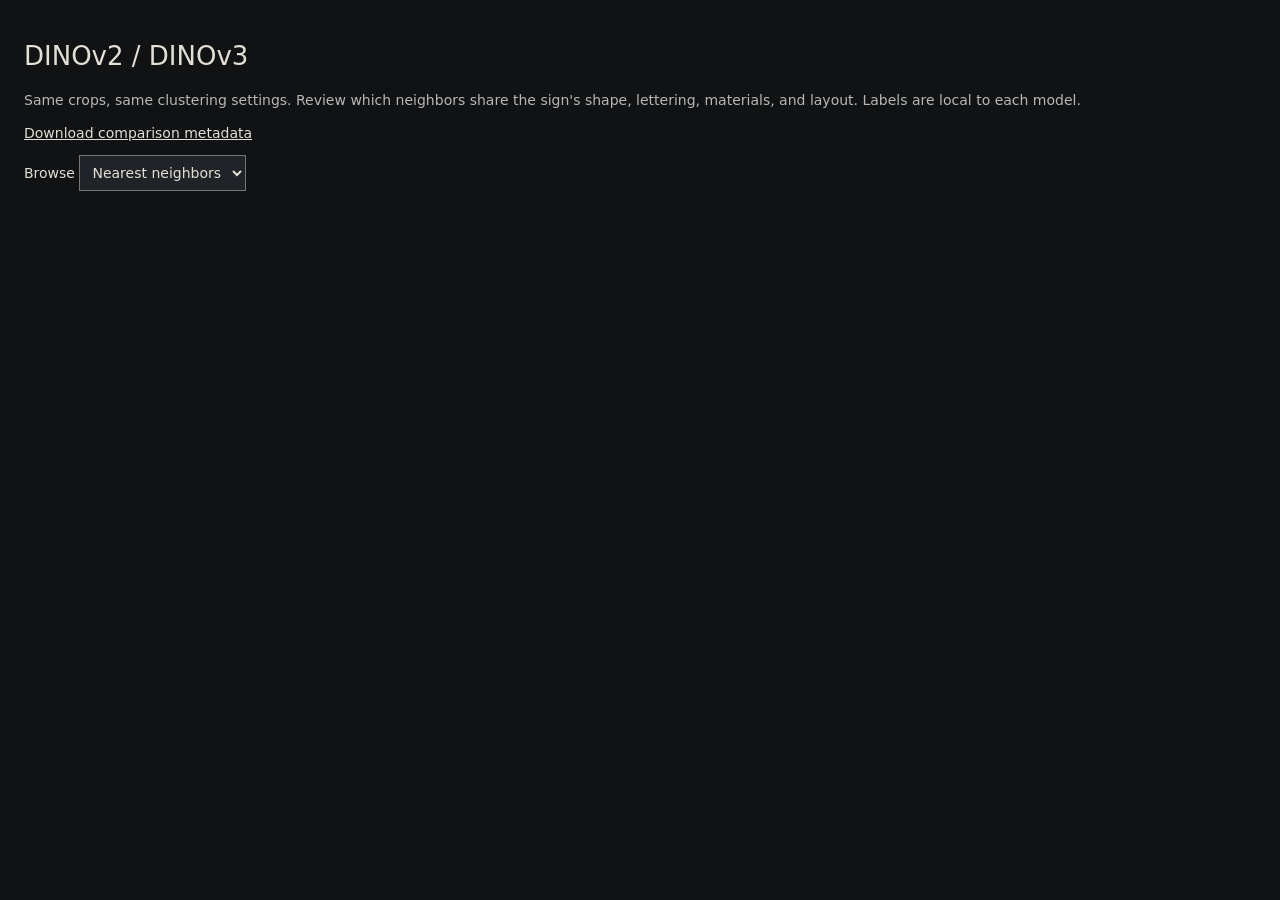
<file: explore/compare_embeddings.html>
<!doctype html><html lang="en"><meta charset="utf-8"><meta name="viewport" content="width=device-width,initial-scale=1">
<title>DINOv2 vs DINOv3 · Sign embeddings</title>
<style>body{margin:0;background:#101214;color:#e4dfd5;font:14px system-ui,sans-serif}header,main{padding:24px}h1{font-size:26px;font-weight:500}p,li{line-height:1.6;color:#b7b7b7}a{color:inherit}section{border-top:1px solid #444;padding:20px 0}.pair{display:grid;grid-template-columns:repeat(2,minmax(0,1fr));gap:24px}.images{display:grid;grid-template-columns:repeat(4,minmax(0,1fr));gap:6px}.images a,.query{height:100px;background:#202428;display:flex;align-items:center;justify-content:center}.images img,.query img{max-width:100%;max-height:100px}.query{width:180px}h2{font-size:18px}h3{font-size:15px}.blocked{border:1px solid #9d7045;padding:16px}select{background:#202428;color:inherit;padding:8px;font:inherit}.cluster{border-left:4px solid var(--color);padding:8px;margin:14px 0}@media(max-width:650px){.pair{grid-template-columns:1fr}header,main{padding:16px}}</style>
<header><h1>DINOv2 / DINOv3</h1><p id="summary"></p><div id="status"></div><p>Same crops, same clustering settings. Review which neighbors share the sign's shape, lettering, materials, and layout. Labels are local to each model.</p><a href="comparison.json">Download comparison metadata</a><ul id="caveats"></ul><label>Browse <select id="mode"><option value="neighbors">Nearest neighbors</option><option value="clusters">Cluster galleries</option></select></label></header><main id="results"></main>
<script type="application/json" id="data">__DATA__</script><script>
const data=JSON.parse(document.getElementById('data').textContent),$=id=>document.getElementById(id);
$('summary').textContent=`${data.samples.length} crops · ${data.samples.filter(s=>s.source==='apple').length} Apple / ${data.samples.filter(s=>s.source==='gsv').length} Google · run ${data.run_id}`;
const inputs=document.createElement('details');inputs.append(heading('summary','Prompts and model inputs'));
inputs.append(heading('p','No text prompts were used for either DINO model. Each model received the sign crop as an RGB image. The upstream SAM 3 detector used the prompt “store sign”. No Qwen embeddings were evaluated.'));
for(const [name,m] of Object.entries(data.models)){const p=m.embedding.processor;inputs.append(heading('h3',name));inputs.append(heading('p',`${m.embedding.model} · resize ${JSON.stringify(p.size)}${p.do_center_crop?' · center crop '+JSON.stringify(p.crop_size):''} · ${m.embedding.pooling} · ${m.embedding.dimensions} dimensions`));inputs.append(heading('p',`Clustering: PCA to ${m.parameters.pca_dimensions} dimensions, normalize, k-means with ${m.parameters.k} clusters, ${m.parameters.n_init} initializations, seed ${m.parameters.seed}.`))}
document.querySelector('header').append(inputs);
for(const text of data.caveats){const li=document.createElement('li');li.textContent=text;$('caveats').append(li)}
for(const [name,status] of Object.entries(data.status)){const p=document.createElement('p');p.textContent=name+': '+status.state+(status.reason?' · '+status.reason:'');if(status.state!=='complete')p.className='blocked';$('status').append(p)}
function image(i){const s=data.samples[i],a=document.createElement('a'),img=document.createElement('img');a.href=s.image_url;a.target='_blank';a.rel='noopener';img.src=s.image_url;img.loading='lazy';img.alt=`${s.source} ${s.date||''} ${s.crop_id}`;a.title=img.alt;a.append(img);return a}
function heading(tag,text){const e=document.createElement(tag);e.textContent=text;return e}
function render(){const root=$('results');root.replaceChildren();if($('mode').value==='neighbors'){for(const i of data.queries){const section=document.createElement('section');section.append(heading('h2',`${data.samples[i].source} · ${data.samples[i].date||''}`));const q=image(i);q.className='query';section.append(q);const pair=document.createElement('div');pair.className='pair';for(const name of Object.keys(data.status)){const col=document.createElement('div');col.append(heading('h3',name));const m=data.models[name];if(m){const grid=document.createElement('div');grid.className='images';for(const n of m.neighbors[i])grid.append(image(n));col.append(grid)}else col.append(heading('p','Waiting for model access.'));pair.append(col)}section.append(pair);root.append(section)}}else{const pair=document.createElement('div');pair.className='pair';for(const [name,m] of Object.entries(data.models)){const col=document.createElement('div');col.append(heading('h2',name));for(let label=0;label<m.parameters.k;label++){const members=m.assignments.map((a,i)=>({a,i})).filter(x=>x.a.label===label);if(!members.length)continue;const card=document.createElement('div');card.className='cluster';card.style.setProperty('--color',members[0].a.color);card.append(heading('h3',`Cluster ${label} · ${members.length} crops`));const grid=document.createElement('div');grid.className='images';for(let j=0;j<Math.min(12,members.length);j++)grid.append(image(members[Math.floor(j*members.length/Math.min(12,members.length))].i));card.append(grid);col.append(card)}pair.append(col)}root.append(pair)}}$('mode').onchange=render;render();
</script></html>
</file>
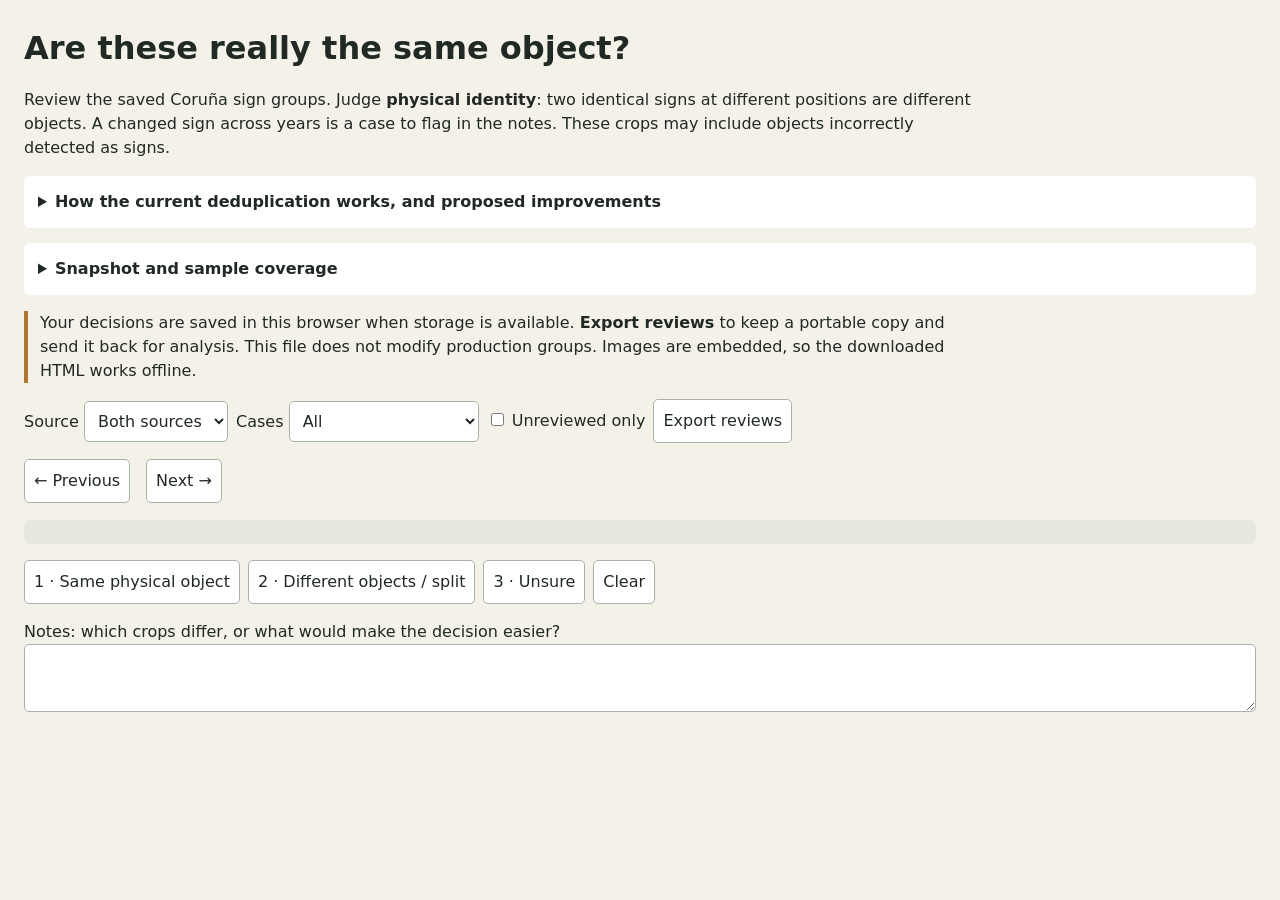
<file: explore/dedupe_review.html>
<!doctype html><html lang="en"><meta charset="utf-8"><meta name="viewport" content="width=device-width,initial-scale=1">
<title>Deduplication review · Coruña</title>
<style>
*{box-sizing:border-box}body{margin:0;background:#f4f1e9;color:#202923;font:16px/1.5 system-ui,sans-serif}main{max-width:1400px;margin:auto;padding:24px}h1{font-size:32px;margin:0}h2{font-size:21px}p{max-width:950px}button,select,textarea{font:inherit;border:1px solid #a9b2a9;border-radius:5px;padding:9px;background:white;color:inherit}button{cursor:pointer}button.active{background:#204e3c;color:white}button:disabled{opacity:.4;cursor:default}nav,.actions{display:flex;gap:8px;flex-wrap:wrap;align-items:center;margin:16px 0}.cards{display:grid;grid-template-columns:repeat(auto-fill,minmax(245px,1fr));gap:14px}article{background:white;border:1px solid #d1d5ca;border-radius:7px;padding:10px;overflow:hidden}article img{width:100%;height:220px;object-fit:contain;background:#e8e8e2;cursor:zoom-in}article p{font-size:12px;overflow-wrap:anywhere;margin:5px 0}.badge{font-size:12px;background:#e3e9dc;padding:3px 7px;border-radius:3px}.metrics{display:flex;gap:15px;flex-wrap:wrap;background:#e5e9df;padding:12px;border-radius:6px}textarea{width:100%;min-height:65px}summary{cursor:pointer;font-weight:600}details{background:#fff;padding:14px;margin:15px 0;border-radius:6px}small{color:#536457}#status{font-weight:600}dialog{max-width:95vw;max-height:95vh}dialog img{max-width:85vw;max-height:75vh}table{border-collapse:collapse}td,th{text-align:left;padding:7px 15px 7px 0;border-bottom:1px solid #ddd}a{color:#204e3c}.notice{border-left:4px solid #af772d;padding-left:12px}
</style>
<main><h1>Are these really the same object?</h1>
<p>Review the saved Coruña sign groups. Judge <b>physical identity</b>: two identical signs at different positions are different objects. A changed sign across years is a case to flag in the notes. These crops may include objects incorrectly detected as signs.</p>
<details><summary>How the current deduplication works, and proposed improvements</summary>
<p>The code uses DINOv2 crop embeddings. Its current defaults consider crops from different panoramas when their <b>camera locations</b> are within 30 m and cosine similarity is at least 0.80. Accepted pairs are joined transitively. A matches B and B matches C can merge all three without A matching C. Saved group files do not record run parameters, so these defaults are not verified provenance for every group in this snapshot.</p>
<p>Groups trigger a spatial split when their camera-coordinate range on either axis exceeds 50 m. Splitting uses complete-linkage distances. The axis check can miss a diagonal span above 50 m. The representative maximizes detector score × shorter bounding-box side. Apple and Google are grouped separately. Nothing is deleted.</p>
<p>The new multicategory detector only marks overlapping <em>same-category boxes in the same view</em> as duplicates at IoU ≥ 0.8. It retains every proposal. That is separate from the older cross-panorama grouping reviewed here; the new categories do not yet have cross-panorama groups.</p>
<ol>
<li><b>Measure errors before tuning thresholds.</b> Use these decisions to distinguish incorrect merges from missed duplicates. This sample deliberately includes suspicious cases and cannot estimate city-wide accuracy.</li>
<li><b>Handle overlapping views of one panorama.</b> Match projected boxes or viewing rays. The same-panorama exclusion misses direct matches, while transitive links can still put same-panorama crops together. Those may be legitimate overlapping views or different objects. Test an explicit cannot-merge constraint for clearly separate, non-overlapping objects in the same source view, accounting for fragmented detections.</li>
<li><b>Constrain group joins.</b> Test a minimum similarity to the representative or a group-consistency rule to prevent long visual chains. Keep uncertain matches separate.</li>
<li><b>Add geometry and verified category.</b> Camera proximity is only candidate selection. Use compatible viewing direction and object position where reliable; account for GPS error. Repeated bins or identical traffic signs especially need geometry. Avoid a hard gate on unverified detector categories.</li>
<li><b>Preserve dates and object history.</b> Separate repeated views of an unchanged object from a replacement at the same location. Do not merge a business's different sign faces just because their design matches.</li>
<li><b>Make each decision inspectable.</b> Save match edges, scores, rejection reasons, model revision and grouping parameters. Use stable object IDs; current sequential group IDs can change on rerun. Keep source-specific observations when later matching Apple to Google.</li>
</ol>
<p>One inspected example is Apple group s18500: 250 crops, including a roofline business sign and several distinct red storefront text panels. The weakest pair has cosine similarity 0.142 despite belonging to one group. This is a concrete case to review when deciding whether our unit should be a sign panel or an entire storefront; the current stated goal is individual physical signs.</p>
<p>Suggested first change after review: fix overlapping-view duplicates and chain merges, then test geometry. Do not globally lower the similarity threshold without checking the false merges it creates.</p>
</details>
<details><summary>Snapshot and sample coverage</summary><div id="stats"></div><p>This snapshot covers the existing grouped crops, not every newly collected detection. The running multicategory job is not part of these saved cross-panorama groups.</p><p>Includes largest groups, weak matches from a random subset, random multi-view groups, and strong nearby pairs from a bounded search. Groups larger than 36 crops show a subset including the representative and weakest pair. Judge the shown crops; a “same” answer does not certify unshown members. “Weakest” is an all-pairs comparison inside a group, not necessarily an edge the algorithm used to merge it.</p></details>
<p class="notice">Your decisions are saved in this browser when storage is available. <b>Export reviews</b> to keep a portable copy and send it back for analysis. This file does not modify production groups. Images are embedded, so the downloaded HTML works offline.</p>
<nav><label>Source <select id="source"><option value="all">Both sources</option><option>apple</option><option>gsv</option></select></label><label>Cases <select id="kind"><option value="all">All</option><option value="merged">Currently merged</option><option value="separate">Currently separate</option></select></label><label><input type="checkbox" id="pending"> Unreviewed only</label><button id="export">Export reviews</button><span id="status"></span></nav>
<nav><button id="prev">← Previous</button><span id="position"></span><button id="next">Next →</button></nav>
<section id="case"><h2 id="title"></h2><p id="reason"></p><div class="metrics" id="metrics"></div>
<div class="actions"><button data-answer="same">1 · Same physical object</button><button data-answer="different">2 · Different objects / split</button><button data-answer="unsure">3 · Unsure</button><button id="clear">Clear</button></div>
<label>Notes: which crops differ, or what would make the decision easier?<textarea id="notes"></textarea></label><p id="coverage"></p><div class="cards" id="cards"></div></section>
<dialog id="zoom"><button id="close">Close</button><p id="zoomCaption"></p><img id="zoomImage" alt="Enlarged crop"></dialog>
</main><script>
const DATA=__DATA__;
const $=id=>document.getElementById(id),key='dedupe-review:'+DATA.snapshot;let reviews={},storageOK=true;
try{reviews=JSON.parse(localStorage.getItem(key)||'{}')}catch{storageOK=false}
let list=[],position=0,current=null;
function persist(){try{localStorage.setItem(key,JSON.stringify(reviews))}catch{storageOK=false}status()}
function status(){$('status').textContent=`${Object.values(reviews).filter(r=>r.answer).length}/${DATA.cases.length} reviewed`+(storageOK?'':' · Storage unavailable: export before closing')}
function filtered(){return DATA.cases.filter(c=>($('source').value==='all'||c.source===$('source').value)&&($('kind').value==='all'||c.kind===$('kind').value)&&(!$('pending').checked||!reviews[c.id]?.answer))}
function refresh(reset=false){list=filtered();if(reset)position=0;position=Math.max(0,Math.min(position,list.length-1));render()}
function render(){current=list[position];$('case').hidden=!current;$('position').textContent=list.length?`${position+1} / ${list.length}`:'No matching cases';$('prev').disabled=position<=0;$('next').disabled=position>=list.length-1;status();if(!current)return;
const c=current,r=reviews[c.id]||{};$('title').textContent=`${c.source.toUpperCase()} · ${c.kind==='merged'?'Merged group '+c.group:'Separate groups'}`;$('reason').textContent=c.reason;
$('metrics').textContent=c.kind==='merged'?`${c.total} crops in group · weakest pair similarity ${c.min_similarity.toFixed(3)} · camera span ${c.extent.toFixed(1)} m · ${c.same_pano} extra observations sharing a panorama`:`Similarity ${c.similarity.toFixed(3)} · camera separation ${c.distance.toFixed(1)} m · ${c.same_pano?'same':'different'} panorama`;
$('coverage').textContent=c.kind==='merged'?`Showing ${c.members.length} of ${c.total} crops. Representative first; weakest-pair crops are marked.`:'Would you merge these two observations?';$('notes').value=r.notes||'';
document.querySelectorAll('[data-answer]').forEach(b=>b.classList.toggle('active',b.dataset.answer===r.answer));$('cards').replaceChildren();
for(const m of c.members){const card=document.createElement('article'),im=document.createElement('img');im.src=DATA.images[m.image];im.alt=`${m.id}, ${m.date}`;im.loading='lazy';im.onclick=()=>{$('zoomImage').src=im.src;$('zoomCaption').textContent=m.id;$('zoom').showModal()};card.append(im);
const tag=document.createElement('span');tag.className='badge';tag.textContent=[m.rep?'Representative':'',c.weak_pair?.includes(m.id)?'Weakest pair':'',m.group].filter(Boolean).join(' · ');card.append(tag);
for(const text of [m.id,`${m.date} · view ${m.view}`,`Panorama ${m.pano}`,`${m.lat.toFixed(6)}, ${m.lon.toFixed(6)}`]){const p=document.createElement('p');p.textContent=text;card.append(p)}$('cards').append(card)}}
function answer(value){if(!current)return;reviews[current.id]={...reviews[current.id],answer:value,updated_at:new Date().toISOString()};persist();refresh()}
document.querySelectorAll('[data-answer]').forEach(b=>b.onclick=()=>answer(b.dataset.answer));$('notes').oninput=()=>{if(current){reviews[current.id]={...reviews[current.id],notes:$('notes').value,updated_at:new Date().toISOString()};persist()}};
$('clear').onclick=()=>{if(current){delete reviews[current.id];persist();refresh()}};$('prev').onclick=()=>{position--;render()};$('next').onclick=()=>{position++;render()};['source','kind','pending'].forEach(id=>$(id).onchange=()=>refresh(true));$('close').onclick=()=>$('zoom').close();
$('export').onclick=()=>{const payload={snapshot:DATA.snapshot,exported_at:new Date().toISOString(),summaries:DATA.summaries,reviews:DATA.cases.filter(c=>reviews[c.id]).map(c=>({...c,...reviews[c.id]}))};const url=URL.createObjectURL(new Blob([JSON.stringify(payload,null,2)],{type:'application/json'}));const a=document.createElement('a');a.href=url;a.download='deduplication-reviews-'+DATA.snapshot+'.json';a.click();setTimeout(()=>URL.revokeObjectURL(url),1000)};
document.addEventListener('keydown',e=>{if(['TEXTAREA','INPUT','SELECT'].includes(e.target.tagName)||$('zoom').open)return;if(e.key==='ArrowRight'&&!$('next').disabled)$('next').click();if(e.key==='ArrowLeft'&&!$('prev').disabled)$('prev').click();if(['1','2','3'].includes(e.key))answer(['same','different','unsure'][Number(e.key)-1])});
const table=document.createElement('table');table.innerHTML='<tr><th>Source</th><th>Crops</th><th>Groups</th><th>Singletons</th><th>Largest group</th></tr>';for(const s of DATA.summaries){const tr=document.createElement('tr');for(const k of ['source','crops','groups','singletons','largest']){const td=document.createElement('td');td.textContent=s[k];tr.append(td)}table.append(tr)}$('stats').append(table);refresh(true);
</script></html>
</file>
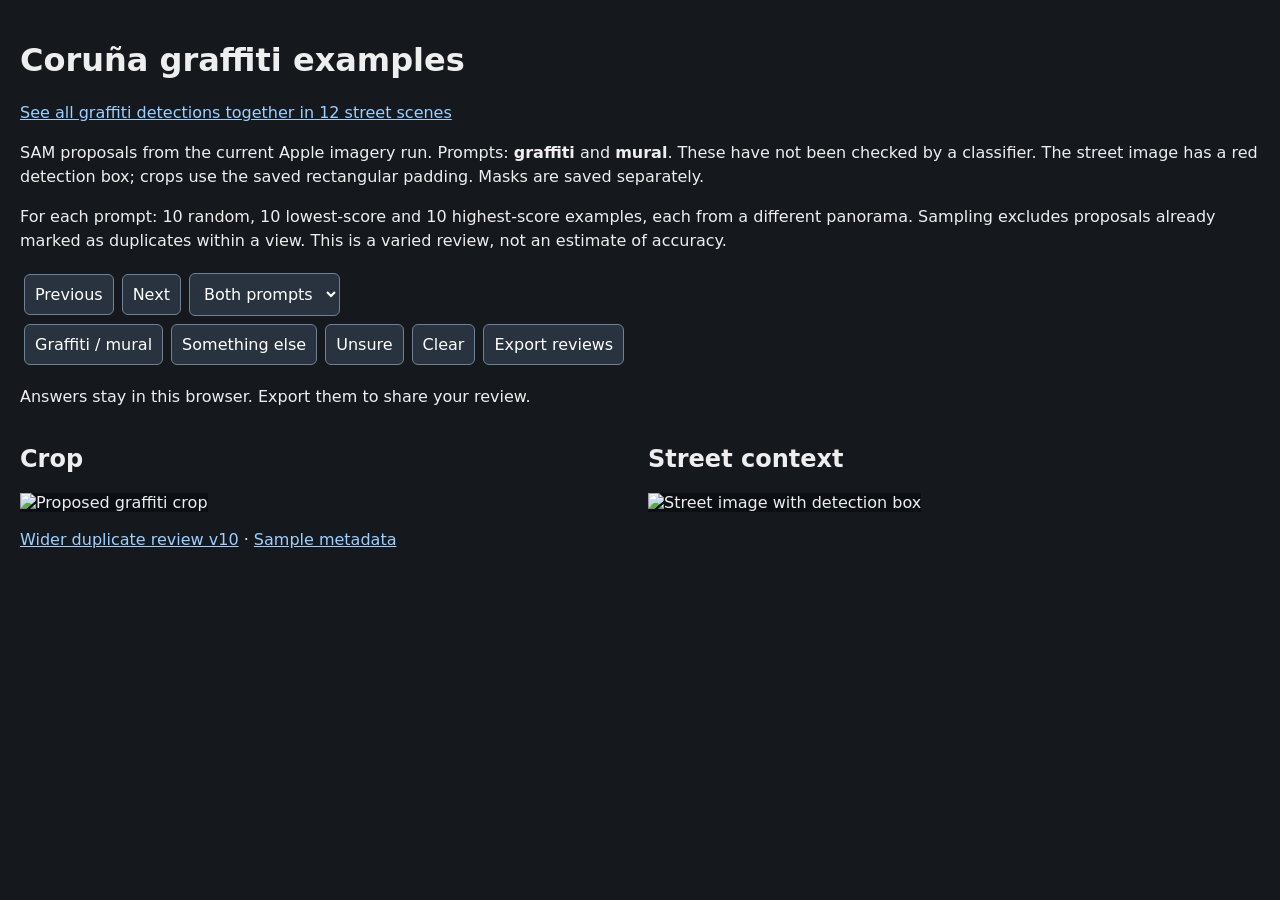
<file: explore/graffiti_review.html>
<!doctype html><html lang="en"><meta charset="utf-8"><meta name="viewport" content="width=device-width,initial-scale=1"><title>Coruña graffiti review</title>
<style>body{font:16px system-ui;background:#15191e;color:#eee;margin:auto;padding:20px;max-width:1250px}button,select{font:inherit;padding:10px;margin:4px;background:#29333f;color:white;border:1px solid #718195;border-radius:6px;cursor:pointer}button.active{background:#167449}a{color:#9dcfff}.images{display:grid;grid-template-columns:1fr 1fr;gap:16px}img{width:100%;height:65vh;object-fit:contain;background:#0b0e12}p{line-height:1.5}#meta{overflow-wrap:anywhere}@media(max-width:650px){.images{grid-template-columns:1fr}img{height:auto;max-height:75vh}}</style>
<h1>Coruña graffiti examples</h1><p><a href="graffiti-scenes.html">See all graffiti detections together in 12 street scenes</a></p><p>SAM proposals from the current Apple imagery run. Prompts: <b>graffiti</b> and <b>mural</b>. These have not been checked by a classifier. The street image has a red detection box; crops use the saved rectangular padding. Masks are saved separately.</p>
<p id="summary"></p><p>For each prompt: 10 random, 10 lowest-score and 10 highest-score examples, each from a different panorama. Sampling excludes proposals already marked as duplicates within a view. This is a varied review, not an estimate of accuracy.</p>
<button id="prev">Previous</button><button id="next">Next</button><span id="position"></span><select id="filter"><option value="all">Both prompts</option><option>graffiti</option><option>mural</option></select>
<div><button data-label="graffiti">Graffiti / mural</button><button data-label="other">Something else</button><button data-label="unsure">Unsure</button><button id="clear">Clear</button><button id="export">Export reviews</button></div>
<p>Answers stay in this browser. Export them to share your review.</p><p id="meta"></p><div class="images"><div><h2>Crop</h2><img id="crop" alt="Proposed graffiti crop"></div><div><h2>Street context</h2><img id="context" alt="Street image with detection box"></div></div>
<p><a href="strict-deduplication-v10.html">Wider duplicate review v10</a> · <a href="graffiti-review-samples.json">Sample metadata</a></p>
<script>
const DATA=__DATA__,key='graffiti-review-'+DATA.run;let answers=JSON.parse(localStorage.getItem(key)||'{}'),items=DATA.cases,pos=0;
const el=id=>document.getElementById(id);el('summary').textContent=`${DATA.cases.length} examples sampled from ${DATA.candidate_count.toLocaleString()} proposals in ${DATA.completed_views.toLocaleString()} completed views. Run ${DATA.run}.`;
function render(){const c=items[pos];el('position').textContent=`${pos+1} / ${items.length}`;el('meta').textContent=`Prompt: ${c.prompt} · SAM score: ${c.score.toFixed(3)} · Selection: ${c.sample} · ${c.id} · Captured ${c.metadata.date}`;el('crop').src=c.crop_image;el('context').src=c.context_image;document.querySelectorAll('[data-label]').forEach(b=>b.classList.toggle('active',answers[c.id]?.label===b.dataset.label));}
function save(){localStorage.setItem(key,JSON.stringify(answers));render()}
el('prev').onclick=()=>{pos=(pos+items.length-1)%items.length;render()};el('next').onclick=()=>{pos=(pos+1)%items.length;render()};el('filter').onchange=e=>{items=DATA.cases.filter(c=>e.target.value==='all'||c.prompt===e.target.value);pos=0;render()};document.querySelectorAll('[data-label]').forEach(b=>b.onclick=()=>{answers[items[pos].id]={label:b.dataset.label,updated_at:new Date().toISOString()};save()});el('clear').onclick=()=>{delete answers[items[pos].id];save()};el('export').onclick=()=>{const blob=new Blob([JSON.stringify({run:DATA.run,answers},null,2)],{type:'application/json'}),url=URL.createObjectURL(blob),a=document.createElement('a');a.href=url;a.download='graffiti-reviews.json';a.click();setTimeout(()=>URL.revokeObjectURL(url),1000)};render();
</script></html>
</file>
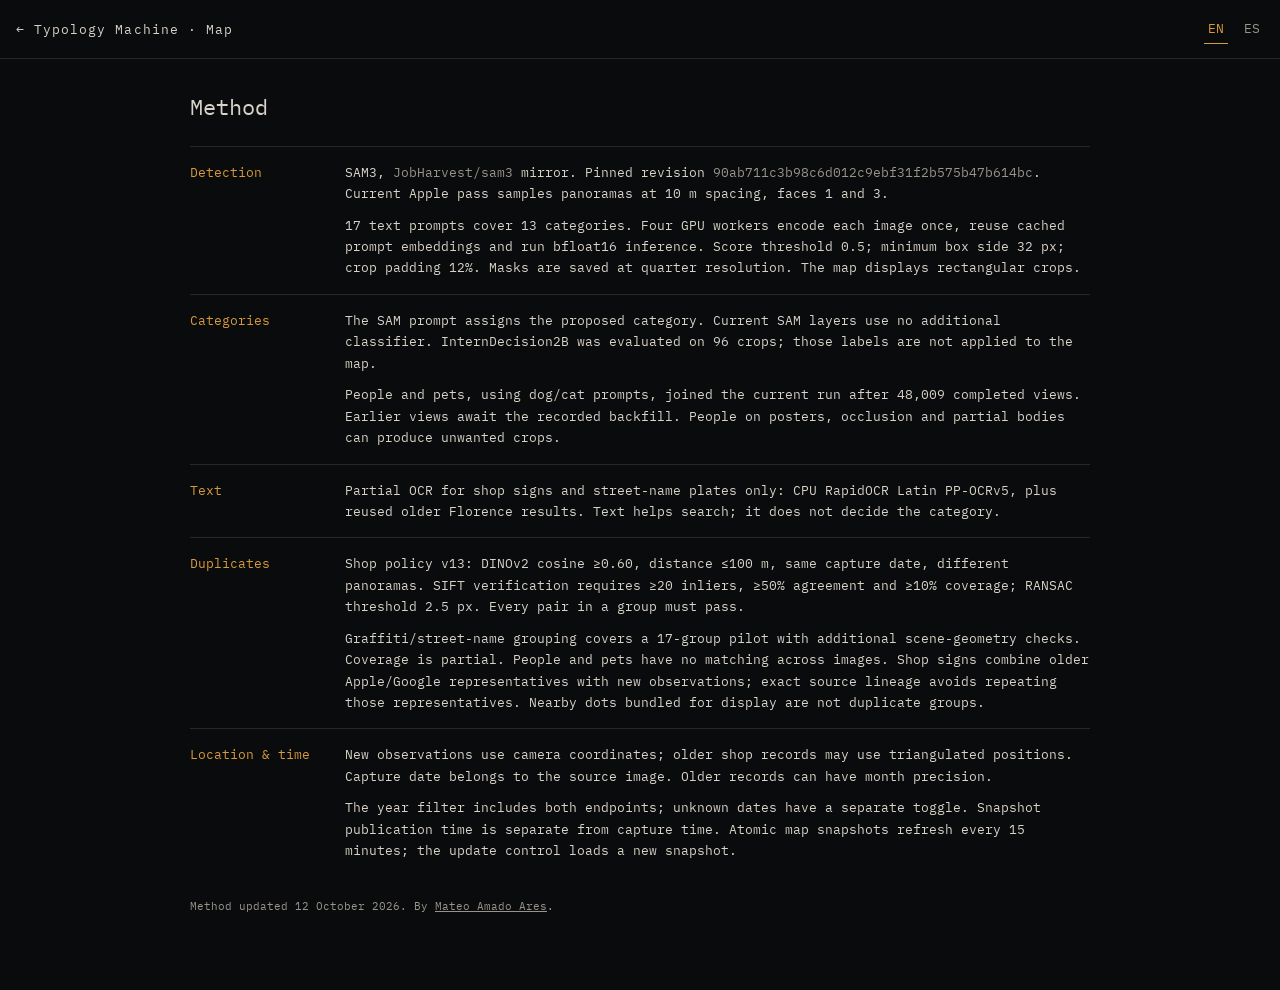
<file: site/method.html>
<!doctype html>
<html lang="en">
<head>
<meta charset="utf-8">
<meta name="viewport" content="width=device-width,initial-scale=1">
<title>Method · Typology Machine</title>
<meta name="description" content="How Typology Machine detects, reads and groups objects in A Coruña street photos: SAM 3 detection, partial OCR, DINOv2 and SIFT duplicate checks, and map conventions.">
<meta name="author" content="Mateo Amado Ares">
<link rel="canonical" href="https://typology.m19182.dev/method">
<meta property="og:type" content="website">
<meta property="og:site_name" content="Typology Machine">
<meta property="og:title" content="Method · Typology Machine">
<meta property="og:description" content="How Typology Machine detects, reads and groups objects in A Coruña street photos: SAM 3 detection, partial OCR, DINOv2 and SIFT duplicate checks, and map conventions.">
<meta property="og:url" content="https://typology.m19182.dev/method">
<meta name="twitter:card" content="summary">
<link rel="icon" href="favicon.svg" type="image/svg+xml">
<link rel="stylesheet" href="https://fonts.googleapis.com/css2?family=IBM+Plex+Mono:wght@400;500&display=swap">
<style>
:root{color-scheme:dark;--bg:#0a0b0d;--fg:#d8d3c8;--dim:#99948a;--line:#26272c;--amber:#d79a3a;font-family:"IBM Plex Mono","SFMono-Regular",Menlo,monospace}
*{box-sizing:border-box}body{margin:0;background:var(--bg);color:var(--fg);font-size:13px;line-height:1.65}header{padding:14px 16px;display:flex;justify-content:space-between;align-items:center;gap:16px;flex-wrap:wrap;border-bottom:1px solid var(--line)}a{color:inherit}header a{text-decoration:none;letter-spacing:.08em}nav{display:flex;gap:12px}button{font:inherit;color:var(--dim);background:none;border:0;border-bottom:1px solid transparent;cursor:pointer;padding:4px}button[aria-pressed="true"]{color:var(--amber);border-color:var(--amber)}a:focus-visible,button:focus-visible{outline:1px solid var(--amber);outline-offset:3px}main{max-width:940px;margin:30px auto;padding:0 20px 45px}h1{font-size:22px;font-weight:400;margin:0 0 20px}table{border-collapse:collapse;width:100%}th,td{text-align:left;vertical-align:top;border-top:1px solid var(--line);padding:15px 0}th{width:155px;padding-right:20px;color:var(--amber);font-weight:400}td p{margin:0 0 10px}td p:last-child{margin:0}code{font:inherit;overflow-wrap:anywhere;color:var(--dim)}footer{margin-top:20px;color:var(--dim);font-size:11px}[hidden]{display:none!important}@media(max-width:560px){th,td{display:block;width:100%;padding:10px 0}td{border-top:0;padding-top:0;padding-bottom:18px}main{margin-top:22px;padding:0 16px 30px}}
</style>
</head>
<body>
<header><a id="back" href="index.html">← Typology Machine · Map</a><nav id="languages" aria-label="Language"><button type="button" data-language="en" lang="en" aria-label="Read in English" aria-pressed="true">EN</button><button type="button" data-language="es" lang="es" aria-label="Leer en español" aria-pressed="false">ES</button></nav></header>
<main>
<section lang="en" data-content="en">
<h1>Method</h1>
<table aria-label="Pipeline and map conventions">
<tbody>
<tr><th scope="row">Detection</th><td><p>SAM3, <code>JobHarvest/sam3</code> mirror. Pinned revision <code>90ab711c3b98c6d012c9ebf31f2b575b47b614bc</code>. Current Apple pass samples panoramas at 10 m spacing, faces 1 and 3.</p><p>17 text prompts cover 13 categories. Four GPU workers encode each image once, reuse cached prompt embeddings and run bfloat16 inference. Score threshold 0.5; minimum box side 32 px; crop padding 12%. Masks are saved at quarter resolution. The map displays rectangular crops.</p></td></tr>
<tr><th scope="row">Categories</th><td><p>The SAM prompt assigns the proposed category. Current SAM layers use no additional classifier. InternDecision2B was evaluated on 96 crops; those labels are not applied to the map.</p><p>People and pets, using dog/cat prompts, joined the current run after 48,009 completed views. Earlier views await the recorded backfill. People on posters, occlusion and partial bodies can produce unwanted crops.</p></td></tr>
<tr><th scope="row">Text</th><td>Partial OCR for shop signs and street-name plates only: CPU RapidOCR Latin PP-OCRv5, plus reused older Florence results. Text helps search; it does not decide the category.</td></tr>
<tr><th scope="row">Duplicates</th><td><p>Shop policy v13: DINOv2 cosine ≥0.60, distance ≤100 m, same capture date, different panoramas. SIFT verification requires ≥20 inliers, ≥50% agreement and ≥10% coverage; RANSAC threshold 2.5 px. Every pair in a group must pass.</p><p>Graffiti/street-name grouping covers a 17-group pilot with additional scene-geometry checks. Coverage is partial. People and pets have no matching across images. Shop signs combine older Apple/Google representatives with new observations; exact source lineage avoids repeating those representatives. Nearby dots bundled for display are not duplicate groups.</p></td></tr>
<tr><th scope="row">Location &amp; time</th><td><p>New observations use camera coordinates; older shop records may use triangulated positions. Capture date belongs to the source image. Older records can have month precision.</p><p>The year filter includes both endpoints; unknown dates have a separate toggle. Snapshot publication time is separate from capture time. Atomic map snapshots refresh every 15 minutes; the update control loads a new snapshot.</p></td></tr>
</tbody></table>
<footer>Method updated 12 October 2026. By <a href="https://blog.m19182.dev/">Mateo Amado Ares</a>.</footer>
</section>
<section lang="es" data-content="es" hidden>
<h1>Método</h1>
<table aria-label="Procesamiento y criterios del mapa">
<tbody>
<tr><th scope="row">Detección</th><td><p>SAM3, copia <code>JobHarvest/sam3</code>. Revisión fija <code>90ab711c3b98c6d012c9ebf31f2b575b47b614bc</code>. La pasada actual de Apple selecciona panoramas con una separación de 10 m y las caras 1 y 3.</p><p>17 instrucciones de texto cubren 13 categorías. Cuatro procesos GPU codifican cada imagen una vez, reutilizan las representaciones de texto y ejecutan la inferencia en bfloat16. Umbral 0,5; lado mínimo 32 px; margen del recorte 12 %. Máscaras guardadas a un cuarto de resolución. El mapa muestra recortes rectangulares.</p></td></tr>
<tr><th scope="row">Categorías</th><td><p>La instrucción de SAM asigna la categoría propuesta. Las capas SAM actuales no usan un clasificador adicional. InternDecision2B se evaluó con 96 recortes; sus etiquetas no se aplican al mapa.</p><p>Personas y mascotas, con instrucciones para perros y gatos, se añadieron tras completar 48.009 vistas. Queda pendiente procesarlas en las vistas anteriores, registradas para ello. Las personas en carteles, las oclusiones y los cuerpos parciales pueden generar recortes no deseados.</p></td></tr>
<tr><th scope="row">Texto</th><td>OCR parcial solo en rótulos comerciales y placas de calles: RapidOCR Latin PP-OCRv5 en CPU y resultados anteriores de Florence. El texto permite buscar; no determina la categoría.</td></tr>
<tr><th scope="row">Duplicados</th><td><p>Criterio comercial v13: coseno DINOv2 ≥0,60, distancia ≤100 m, misma fecha y panoramas distintos. SIFT exige ≥20 correspondencias válidas, ≥50 % de acuerdo y ≥10 % de cobertura; umbral RANSAC de 2,5 px. Cada pareja del grupo debe cumplirlo.</p><p>Grafitis y placas de calles tienen un piloto de 17 grupos con comprobaciones geométricas del entorno. La cobertura es parcial. No se asocian personas ni mascotas entre imágenes. Rótulos combina representantes antiguos de Apple/Google y observaciones nuevas; la procedencia exacta evita repetir representantes. Agrupar puntos cercanos en pantalla no los convierte en duplicados.</p></td></tr>
<tr><th scope="row">Lugar y fecha</th><td><p>Las observaciones nuevas usan coordenadas de la cámara; algunos rótulos antiguos tienen posiciones trianguladas. La fecha corresponde a la imagen original. Algunos registros antiguos solo precisan el mes.</p><p>El filtro de años incluye ambos extremos; las fechas desconocidas tienen un control aparte. La publicación del mapa y la captura de la imagen son fechas distintas. Las actualizaciones se comprueban cada 15 minutos; el botón de actualización permite cargarla.</p></td></tr>
</tbody></table>
<footer>Método actualizado el 12 de octubre de 2026. Por <a href="https://blog.m19182.dev/">Mateo Amado Ares</a>.</footer>
</section>
</main>
<script>
function setLanguage(language){
  const lang=language==='es'?'es':'en';
  document.documentElement.lang=lang;
  document.title=(lang==='es'?'Método':'Method')+' · Typology Machine';
  document.querySelectorAll('[data-content]').forEach(section=>{section.hidden=section.dataset.content!==lang});
  document.querySelectorAll('[data-language]').forEach(button=>button.setAttribute('aria-pressed',String(button.dataset.language===lang)));
  document.getElementById('back').textContent='← Typology Machine · '+(lang==='es'?'Mapa':'Map');
  document.getElementById('languages').setAttribute('aria-label',lang==='es'?'Idioma':'Language');
  try{localStorage.setItem('typology-language',lang)}catch{}
}
let savedLanguage;try{savedLanguage=localStorage.getItem('typology-language')}catch{}
setLanguage(savedLanguage==='es'||savedLanguage==='en'?savedLanguage:(navigator.language||'').toLowerCase().startsWith('es')?'es':'en');
document.querySelectorAll('[data-language]').forEach(button=>button.addEventListener('click',()=>setLanguage(button.dataset.language)));
</script>
</body>
</html>
</file>
